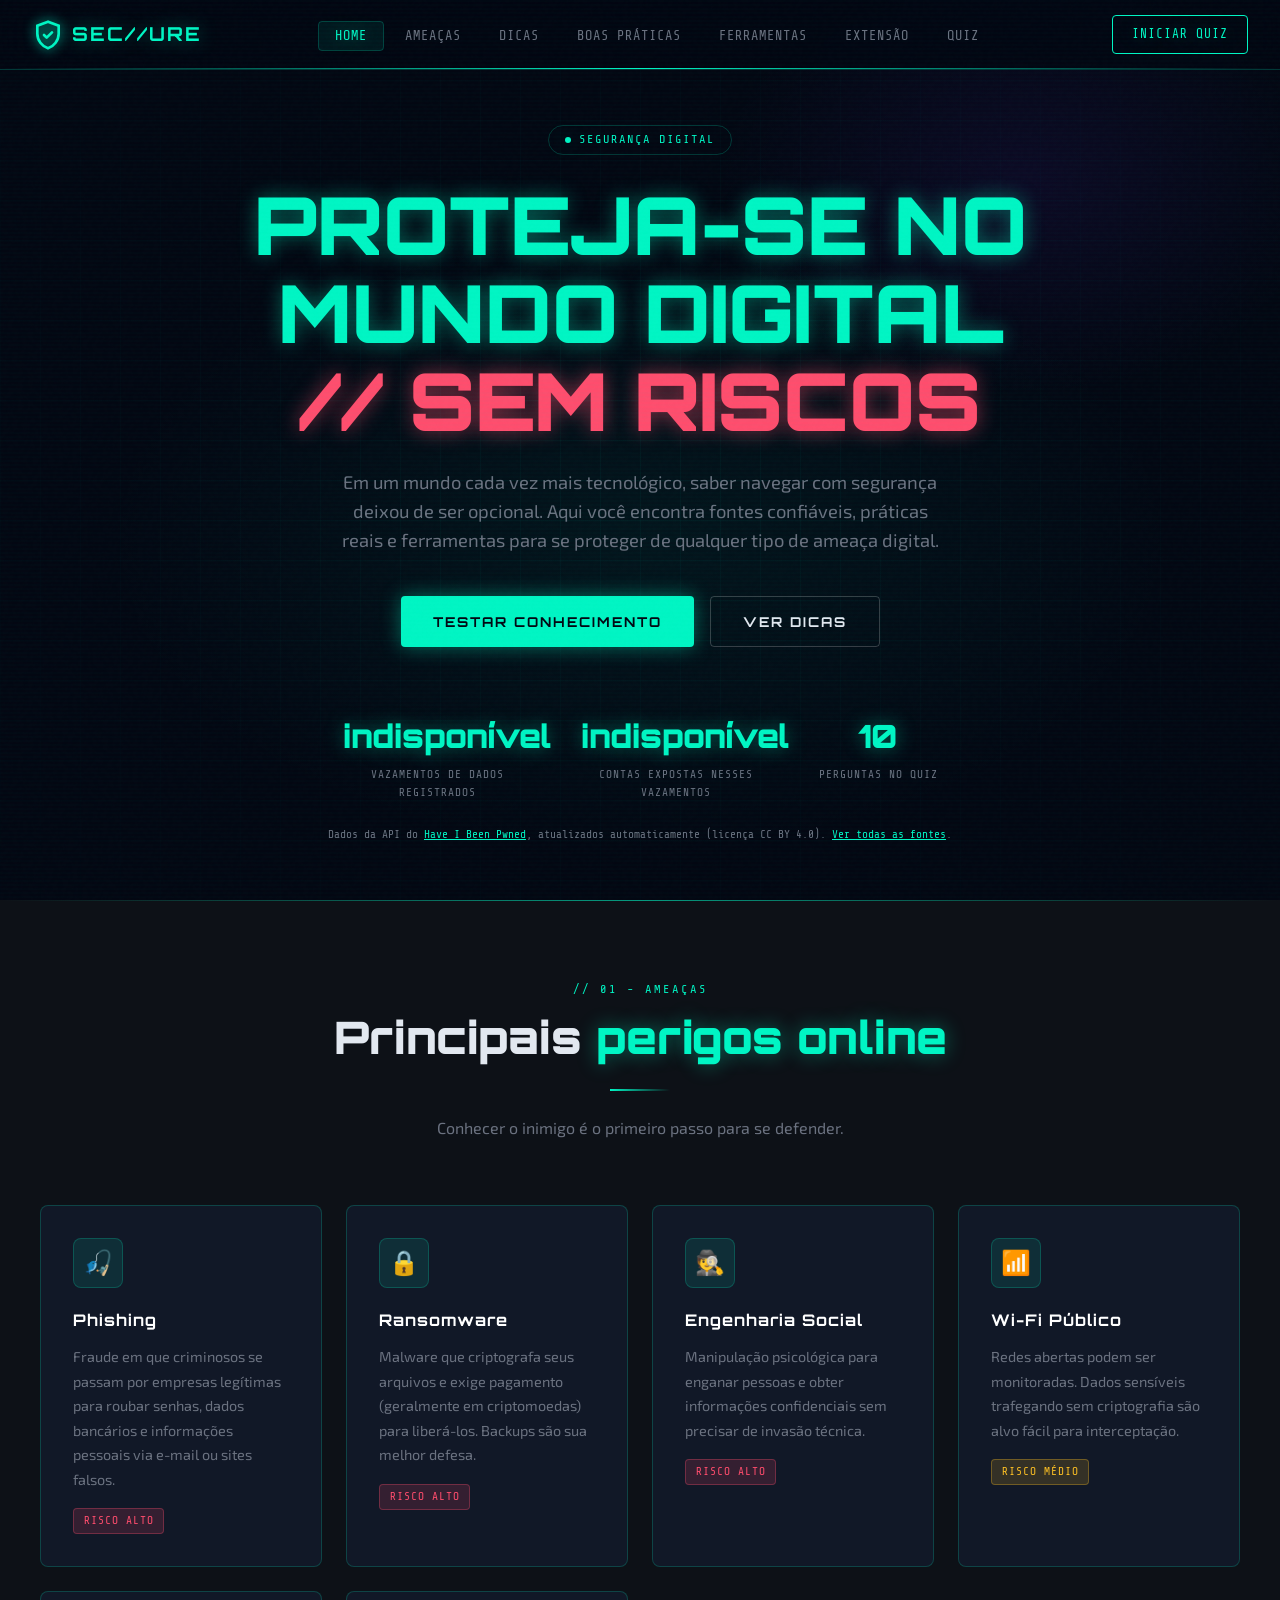
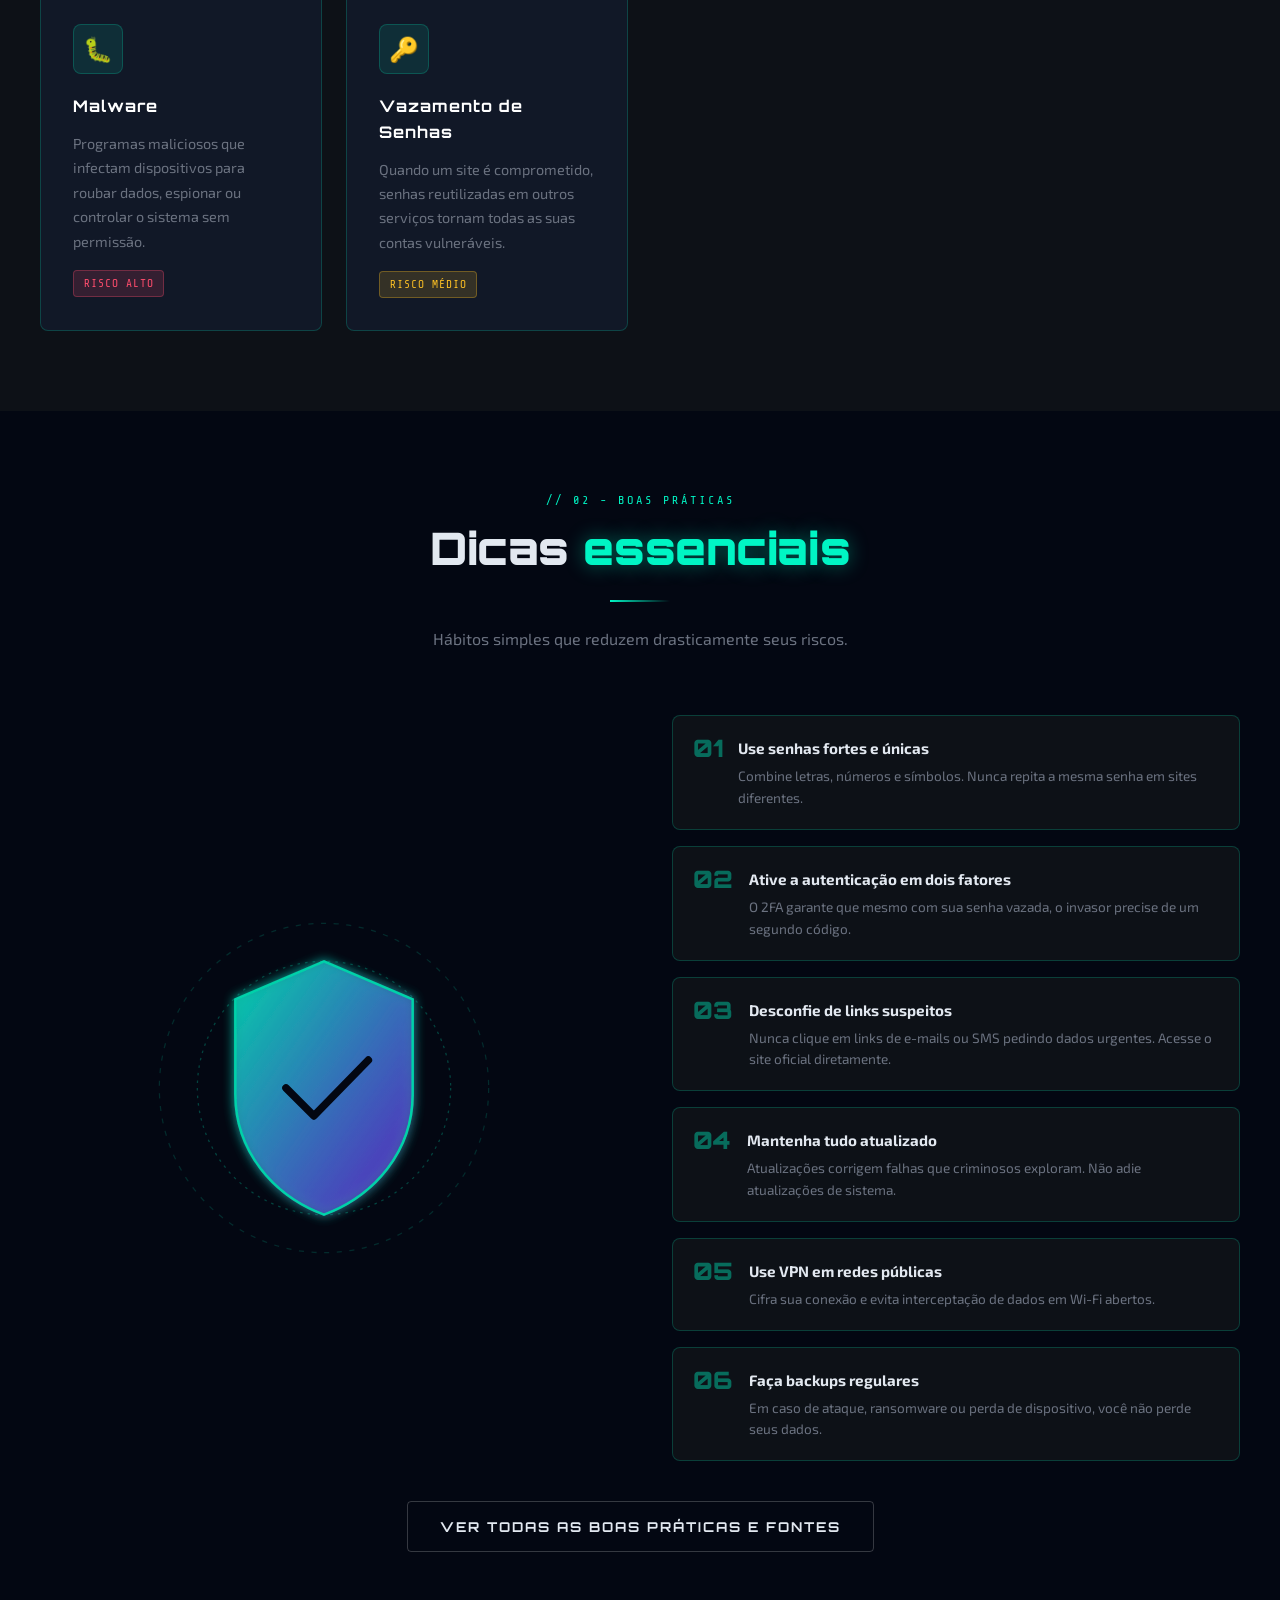
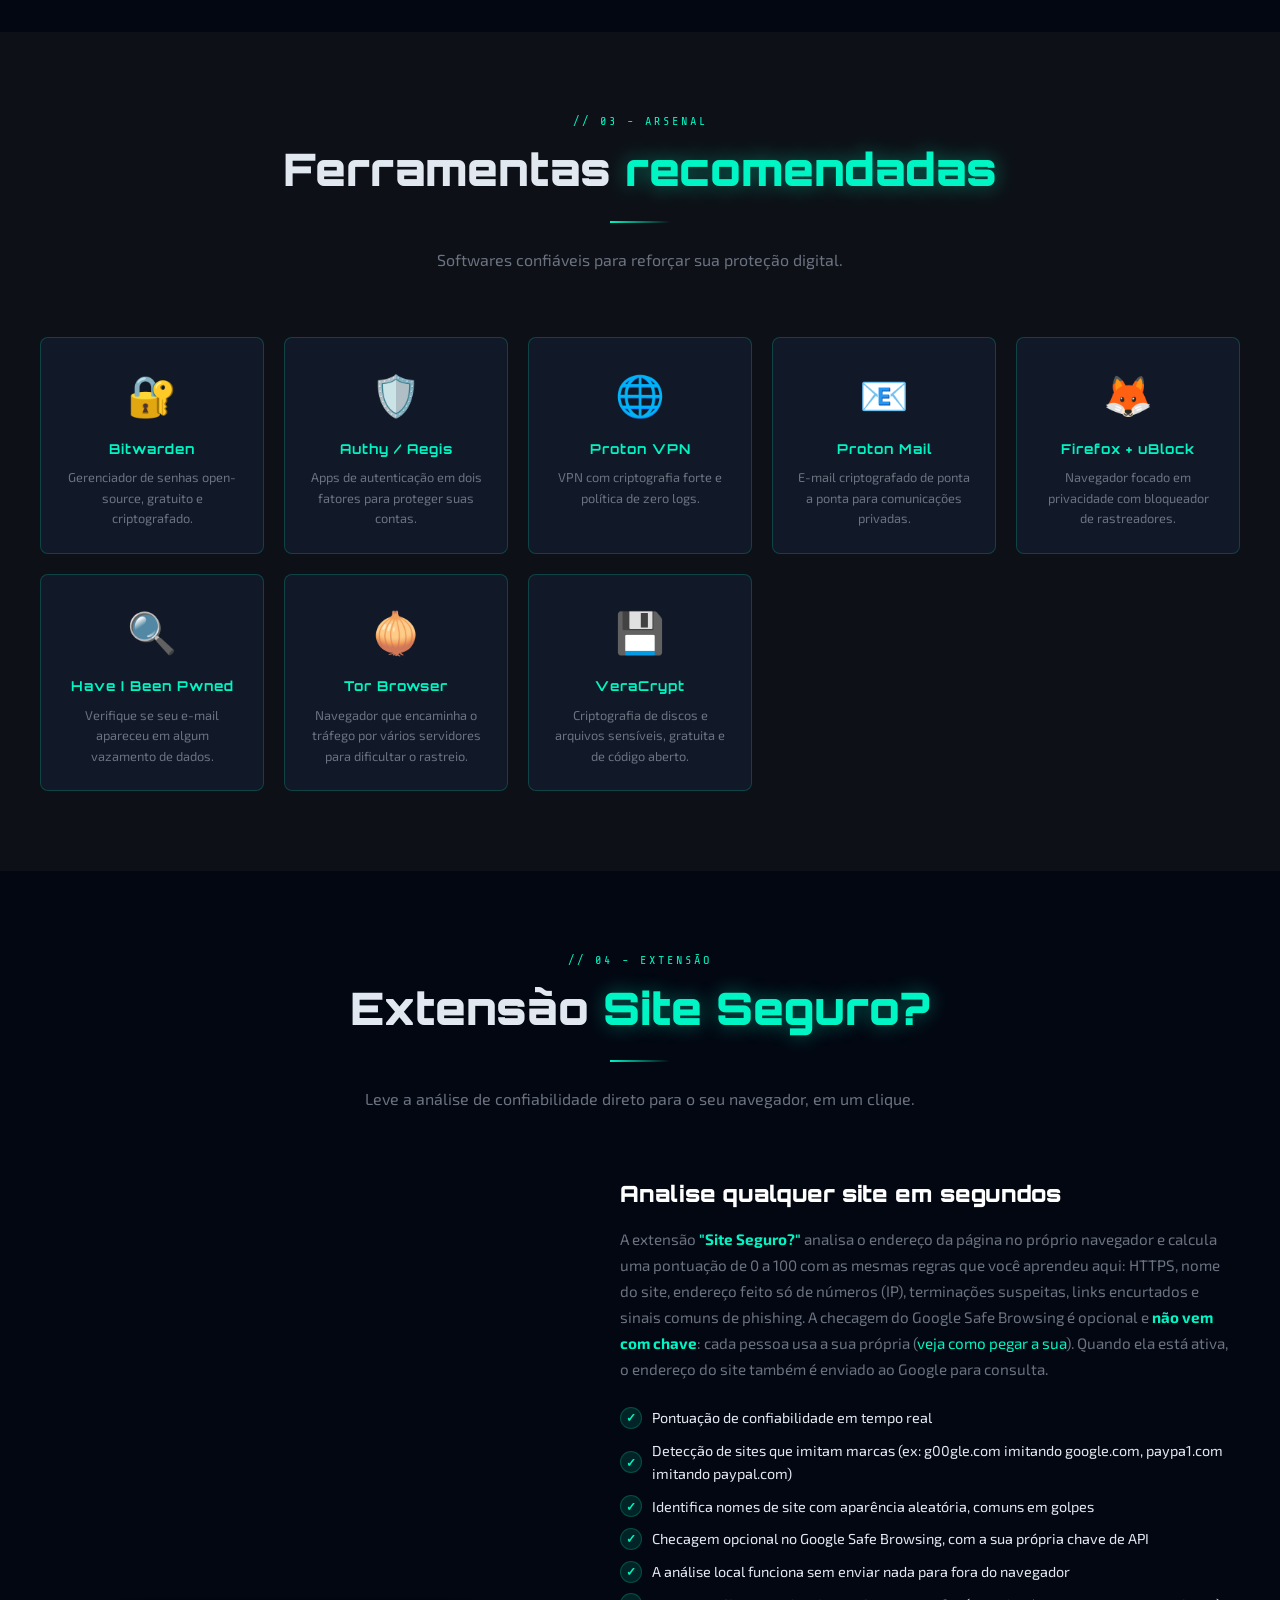
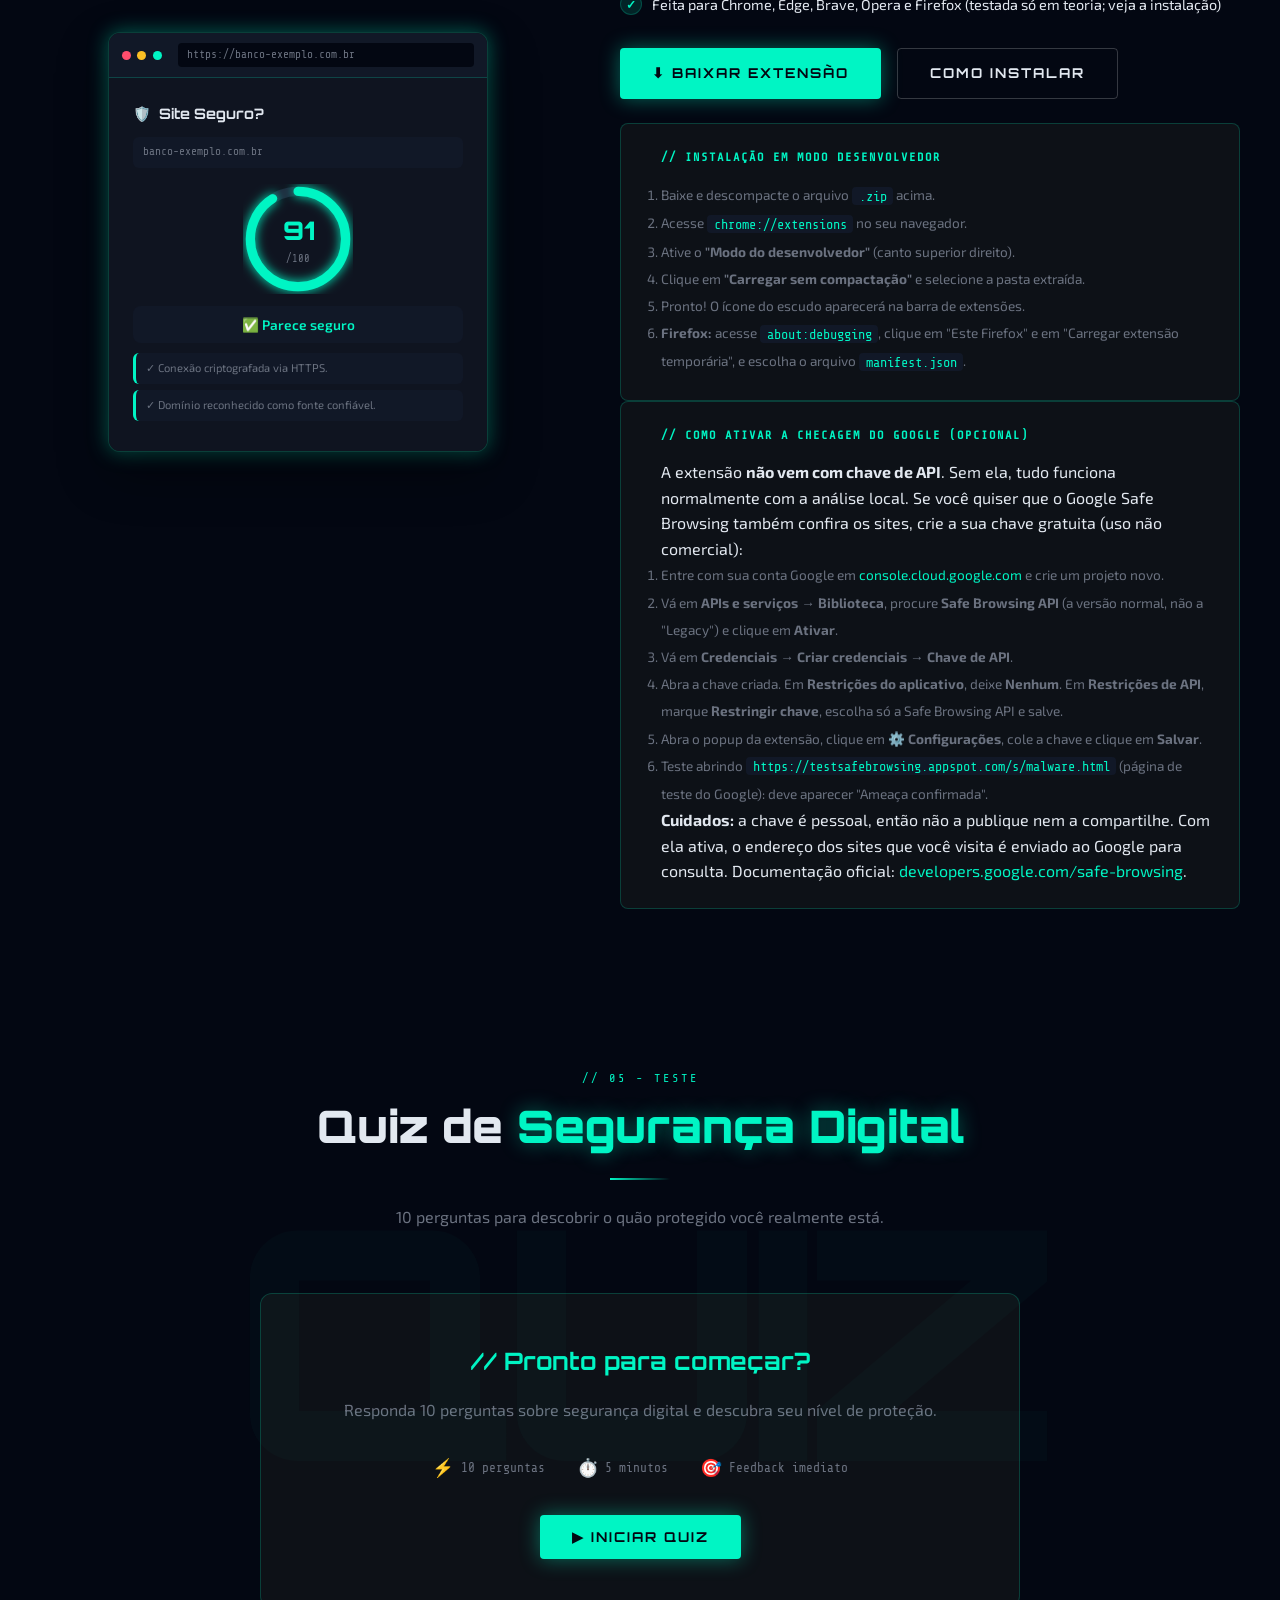
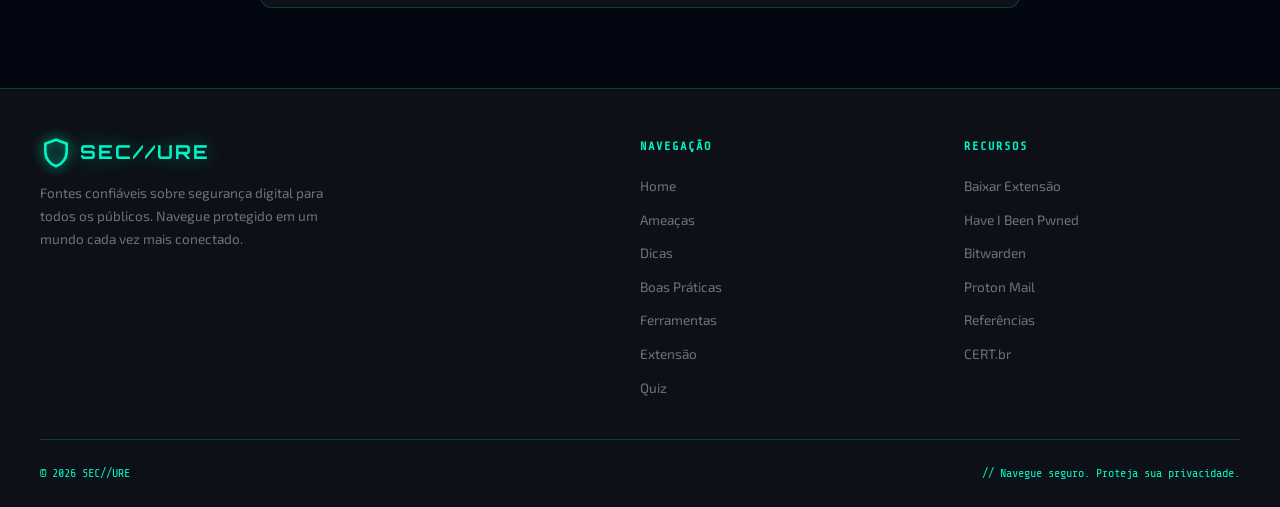
<file: index.html>
<!DOCTYPE html>
<html lang="pt-BR">
<head>
  <meta charset="UTF-8" />
  <meta name="viewport" content="width=device-width, initial-scale=1.0" />
  <meta name="description" content="Segurança Digital - aprenda a navegar com segurança no mundo digital. Dicas, ameaças, ferramentas e quiz interativo." />
  <title>Segurança Digital - Proteja-se no Mundo Digital</title>
  <meta name="theme-color" content="#030712" />
  <link rel="icon" href="./favicon.svg" type="image/svg+xml" />
  <link rel="icon" href="./favicon.ico" sizes="any" />
  <link rel="icon" href="./favicon-32.png" type="image/png" sizes="32x32" />
  <link rel="icon" href="./favicon-16.png" type="image/png" sizes="16x16" />
  <link rel="apple-touch-icon" href="./apple-touch-icon.png" />
  <link rel="preconnect" href="https://fonts.googleapis.com" />
  <link rel="preconnect" href="https://fonts.gstatic.com" crossorigin />
  <link href="https://fonts.googleapis.com/css2?family=Share+Tech+Mono&family=Exo+2:wght@300;400;600;700;900&family=Orbitron:wght@400;700;900&display=swap" rel="stylesheet" />
  <link rel="stylesheet" href="./style.css" />
</head>
<body>

  <!-- Menu do topo -->
  <nav class="navbar">
    <a href="#home" class="nav-logo">
      <svg class="shield-icon" viewBox="0 0 24 24">
        <path d="M12 2 L4 5 V11 C4 16 7.5 20.5 12 22 C16.5 20.5 20 16 20 11 V5 L12 2 Z" />
        <path d="M9 12 L11 14 L15 10" stroke-linecap="round" stroke-linejoin="round" />
      </svg>
      <span>SEC//URE</span>
    </a>
    <ul class="nav-links">
      <li><a href="#home">Home</a></li>
      <li><a href="#ameacas">Ameaças</a></li>
      <li><a href="#dicas">Dicas</a></li>
      <li><a href="boas-praticas.html">Boas Práticas</a></li>
      <li><a href="#ferramentas">Ferramentas</a></li>
      <li><a href="#extensao">Extensão</a></li>
      <li><a href="#quiz">Quiz</a></li>
    </ul>
    <a href="#quiz" class="nav-cta">Iniciar Quiz</a>
    <button class="hamburger" aria-label="Abrir menu" aria-expanded="false">
      <span></span><span></span><span></span>
    </button>
  </nav>

  <!-- Início: título, números atualizados pela API e botões -->

  <section class="hero" id="home">
    <div class="hero-bg"></div>
    <div class="hero-grid"></div>
    <div class="particles"></div>
    <div class="hero-content">
      <span class="hero-badge">SEGURANÇA DIGITAL</span>
      <h1>
        <span class="hero-typewriter">PROTEJA-SE NO MUNDO DIGITAL</span><br />
        <span class="accent-red">// SEM RISCOS</span>
      </h1>
      <p>
        Em um mundo cada vez mais tecnológico, saber navegar com segurança
        deixou de ser opcional. Aqui você encontra fontes confiáveis,
        práticas reais e ferramentas para se proteger de qualquer tipo
        de ameaça digital.
      </p>
      <div class="hero-btns">
        <a href="#quiz" class="btn-primary">Testar Conhecimento</a>
        <a href="#dicas" class="btn-secondary">Ver Dicas</a>
      </div>
      <div class="hero-stats">
        <div class="stat">
          <div class="stat-number" id="stat-vazamentos">...</div>
          <div class="stat-label">Vazamentos de dados registrados</div>
        </div>
        <div class="stat">
          <div class="stat-number" id="stat-contas">...</div>
          <div class="stat-label">Contas expostas nesses vazamentos</div>
        </div>
        <div class="stat">
          <div class="stat-number" id="stat-quiz">0</div>
          <div class="stat-label">Perguntas no quiz</div>
        </div>
      </div>
      <p class="stats-fonte">
        <span id="ultimo-vazamento"></span>
        Dados da API do <a href="https://haveibeenpwned.com" target="_blank" rel="noopener">Have I Been Pwned</a>,
        atualizados automaticamente (licença CC BY 4.0).
        <a href="boas-praticas.html#referencias">Ver todas as fontes</a>.
      </p>
    </div>
  </section>

  <!-- Ameaças: principais golpes e ataques -->

  <section id="ameacas">
    <div class="container">
      <div class="section-header animate-up">
        <span class="section-tag">// 01 - Ameaças</span>
        <h2 class="section-title">Principais <span>perigos online</span></h2>
        <div class="divider"></div>
        <p class="section-subtitle">
          Conhecer o inimigo é o primeiro passo para se defender.
        </p>
      </div>
      <div class="threats-grid">
        <article class="threat-card animate-up">
          <div class="threat-icon">🎣</div>
          <h3>Phishing</h3>
          <p>Fraude em que criminosos se passam por empresas legítimas para roubar senhas, dados bancários e informações pessoais via e-mail ou sites falsos.</p>
          <span class="threat-badge badge-alto">Risco Alto</span>
        </article>
        <article class="threat-card animate-up">
          <div class="threat-icon">🔒</div>
          <h3>Ransomware</h3>
          <p>Malware que criptografa seus arquivos e exige pagamento (geralmente em criptomoedas) para liberá-los. Backups são sua melhor defesa.</p>
          <span class="threat-badge badge-alto">Risco Alto</span>
        </article>
        <article class="threat-card animate-up">
          <div class="threat-icon">🕵️</div>
          <h3>Engenharia Social</h3>
          <p>Manipulação psicológica para enganar pessoas e obter informações confidenciais sem precisar de invasão técnica.</p>
          <span class="threat-badge badge-alto">Risco Alto</span>
        </article>
        <article class="threat-card animate-up">
          <div class="threat-icon">📶</div>
          <h3>Wi-Fi Público</h3>
          <p>Redes abertas podem ser monitoradas. Dados sensíveis trafegando sem criptografia são alvo fácil para interceptação.</p>
          <span class="threat-badge badge-medio">Risco Médio</span>
        </article>
        <article class="threat-card animate-up">
          <div class="threat-icon">🐛</div>
          <h3>Malware</h3>
          <p>Programas maliciosos que infectam dispositivos para roubar dados, espionar ou controlar o sistema sem permissão.</p>
          <span class="threat-badge badge-alto">Risco Alto</span>
        </article>
        <article class="threat-card animate-up">
          <div class="threat-icon">🔑</div>
          <h3>Vazamento de Senhas</h3>
          <p>Quando um site é comprometido, senhas reutilizadas em outros serviços tornam todas as suas contas vulneráveis.</p>
          <span class="threat-badge badge-medio">Risco Médio</span>
        </article>
      </div>
    </div>
  </section>

  <!-- Dicas: hábitos simples de segurança -->

  <section id="dicas">
    <div class="container">
      <div class="section-header animate-up">
        <span class="section-tag">// 02 - Boas práticas</span>
        <h2 class="section-title">Dicas <span>essenciais</span></h2>
        <div class="divider"></div>
        <p class="section-subtitle">
          Hábitos simples que reduzem drasticamente seus riscos.
        </p>
      </div>
      <div class="tips-layout">
        <div class="tips-visual animate-up">
          <svg class="shield-visual" viewBox="0 0 300 300" xmlns="http://www.w3.org/2000/svg">
            <defs>
              <linearGradient id="shieldGrad" x1="0%" y1="0%" x2="100%" y2="100%">
                <stop offset="0%" stop-color="#00f5c4" stop-opacity="0.9"/>
                <stop offset="100%" stop-color="#7b2fff" stop-opacity="0.6"/>
              </linearGradient>
              <filter id="shieldGlow">
                <feGaussianBlur stdDeviation="4" result="b"/>
                <feMerge><feMergeNode in="b"/><feMergeNode in="SourceGraphic"/></feMerge>
              </filter>
            </defs>
            <circle cx="150" cy="150" r="130" fill="none" stroke="#00f5c4" stroke-opacity="0.15" stroke-dasharray="4 6"/>
            <circle cx="150" cy="150" r="100" fill="none" stroke="#00f5c4" stroke-opacity="0.25" stroke-dasharray="2 4"/>
            <path d="M150 50 L80 80 V155 C80 200 110 235 150 250 C190 235 220 200 220 155 V80 L150 50 Z"
                  fill="url(#shieldGrad)" stroke="#00f5c4" stroke-width="2" filter="url(#shieldGlow)" opacity="0.85"/>
            <path d="M120 150 L142 172 L185 128" stroke="#030712" stroke-width="6"
                  stroke-linecap="round" stroke-linejoin="round" fill="none"/>
          </svg>
        </div>
        <div class="tips-list">
          <div class="tip-item animate-up">
            <div class="tip-number">01</div>
            <div class="tip-content">
              <h4>Use senhas fortes e únicas</h4>
              <p>Combine letras, números e símbolos. Nunca repita a mesma senha em sites diferentes.</p>
            </div>
          </div>
          <div class="tip-item animate-up">
            <div class="tip-number">02</div>
            <div class="tip-content">
              <h4>Ative a autenticação em dois fatores</h4>
              <p>O 2FA garante que mesmo com sua senha vazada, o invasor precise de um segundo código.</p>
            </div>
          </div>
          <div class="tip-item animate-up">
            <div class="tip-number">03</div>
            <div class="tip-content">
              <h4>Desconfie de links suspeitos</h4>
              <p>Nunca clique em links de e-mails ou SMS pedindo dados urgentes. Acesse o site oficial diretamente.</p>
            </div>
          </div>
          <div class="tip-item animate-up">
            <div class="tip-number">04</div>
            <div class="tip-content">
              <h4>Mantenha tudo atualizado</h4>
              <p>Atualizações corrigem falhas que criminosos exploram. Não adie atualizações de sistema.</p>
            </div>
          </div>
          <div class="tip-item animate-up">
            <div class="tip-number">05</div>
            <div class="tip-content">
              <h4>Use VPN em redes públicas</h4>
              <p>Cifra sua conexão e evita interceptação de dados em Wi-Fi abertos.</p>
            </div>
          </div>
          <div class="tip-item animate-up">
            <div class="tip-number">06</div>
            <div class="tip-content">
              <h4>Faça backups regulares</h4>
              <p>Em caso de ataque, ransomware ou perda de dispositivo, você não perde seus dados.</p>
            </div>
          </div>
        </div>
      </div>
      <p class="animate-up" style="text-align:center;margin-top:2.5rem;">
        <a href="boas-praticas.html" class="btn-secondary">Ver todas as boas práticas e fontes</a>
      </p>
    </div>
  </section>

  <!-- Ferramentas recomendadas -->

  <section id="ferramentas">
    <div class="container">
      <div class="section-header animate-up">
        <span class="section-tag">// 03 - Arsenal</span>
        <h2 class="section-title">Ferramentas <span>recomendadas</span></h2>
        <div class="divider"></div>
        <p class="section-subtitle">
          Softwares confiáveis para reforçar sua proteção digital.
        </p>
      </div>
      <div class="tools-grid">
        <div class="tool-card animate-up">
          <span class="tool-emoji">🔐</span>
          <h4>Bitwarden</h4>
          <p>Gerenciador de senhas open-source, gratuito e criptografado.</p>
        </div>
        <div class="tool-card animate-up">
          <span class="tool-emoji">🛡️</span>
          <h4>Authy / Aegis</h4>
          <p>Apps de autenticação em dois fatores para proteger suas contas.</p>
        </div>
        <div class="tool-card animate-up">
          <span class="tool-emoji">🌐</span>
          <h4>Proton VPN</h4>
          <p>VPN com criptografia forte e política de zero logs.</p>
        </div>
        <div class="tool-card animate-up">
          <span class="tool-emoji">📧</span>
          <h4>Proton Mail</h4>
          <p>E-mail criptografado de ponta a ponta para comunicações privadas.</p>
        </div>
        <div class="tool-card animate-up">
          <span class="tool-emoji">🦊</span>
          <h4>Firefox + uBlock</h4>
          <p>Navegador focado em privacidade com bloqueador de rastreadores.</p>
        </div>
        <div class="tool-card animate-up">
          <span class="tool-emoji">🔍</span>
          <h4>Have I Been Pwned</h4>
          <p>Verifique se seu e-mail apareceu em algum vazamento de dados.</p>
        </div>
        <div class="tool-card animate-up">
          <span class="tool-emoji">🧅</span>
          <h4>Tor Browser</h4>
          <p>Navegador que encaminha o tráfego por vários servidores para dificultar o rastreio.</p>
        </div>
        <div class="tool-card animate-up">
          <span class="tool-emoji">💾</span>
          <h4>VeraCrypt</h4>
          <p>Criptografia de discos e arquivos sensíveis, gratuita e de código aberto.</p>
        </div>
      </div>
    </div>
  </section>

  <!-- Extensão Site Seguro: download, instalação e como usar a chave de API -->

  <section id="extensao">
    <div class="container">
      <div class="section-header animate-up">
        <span class="section-tag">// 04 - Extensão</span>
        <h2 class="section-title">Extensão <span>Site Seguro?</span></h2>
        <div class="divider"></div>
        <p class="section-subtitle">
          Leve a análise de confiabilidade direto para o seu navegador, em um clique.
        </p>
      </div>

      <div class="extension-layout">
        <div class="extension-mockup animate-up">
          <div class="browser-mockup">
            <div class="browser-mockup-bar">
              <span class="mockup-dot dot-red"></span>
              <span class="mockup-dot dot-yellow"></span>
              <span class="mockup-dot dot-green"></span>
              <span class="browser-mockup-url">https://banco-exemplo.com.br</span>
            </div>
            <div class="popup-preview">
              <div class="popup-preview-header">
                <span class="logo">🛡️</span>
                <span>Site Seguro?</span>
              </div>
              <div class="popup-preview-url">banco-exemplo.com.br</div>
              <div class="popup-preview-ring">
                <svg viewBox="0 0 120 120">
                  <circle cx="60" cy="60" r="52" class="ring-bg-preview" />
                  <circle cx="60" cy="60" r="52" class="ring-fill-preview" />
                </svg>
                <div class="popup-preview-score">
                  <span>91</span>
                  <small>/100</small>
                </div>
              </div>
              <div class="popup-preview-badge">✅ Parece seguro</div>
              <div class="popup-preview-detail">✓ Conexão criptografada via HTTPS.</div>
              <div class="popup-preview-detail">✓ Domínio reconhecido como fonte confiável.</div>
            </div>
          </div>
        </div>

        <div class="extension-info">
          <h3>Analise qualquer site em segundos</h3>
          <p class="extension-desc">
            A extensão <strong>"Site Seguro?"</strong> analisa o endereço da página no
            próprio navegador e calcula uma pontuação de 0 a 100 com as mesmas
            regras que você aprendeu aqui: HTTPS, nome do site, endereço feito só
            de números (IP), terminações suspeitas, links encurtados e sinais
            comuns de phishing. A checagem do Google Safe Browsing é opcional e
            <strong>não vem com chave</strong>: cada pessoa usa a sua própria
            (<a href="#chave-api">veja como pegar a sua</a>). Quando ela está ativa, o
            endereço do site também é enviado ao Google para consulta.
          </p>
          <ul class="extension-features">
            <li><span class="feature-check">✓</span> Pontuação de confiabilidade em tempo real</li>
            <li><span class="feature-check">✓</span> Detecção de sites que imitam marcas (ex: g00gle.com imitando google.com, paypa1.com imitando paypal.com)</li>
            <li><span class="feature-check">✓</span> Identifica nomes de site com aparência aleatória, comuns em golpes</li>
            <li><span class="feature-check">✓</span> Checagem opcional no Google Safe Browsing, com a sua própria chave de API</li>
            <li><span class="feature-check">✓</span> A análise local funciona sem enviar nada para fora do navegador</li>
            <li><span class="feature-check">✓</span> Feita para Chrome, Edge, Brave, Opera e Firefox (testada só em teoria; veja a instalação)</li>
          </ul>
          <div class="extension-btns">
            <a href="./site-checker-extension.zip" download class="btn-primary">⬇ Baixar Extensão</a>
            <a href="#extensao-instalar" class="btn-secondary">Como instalar</a>
          </div>

          <div id="extensao-instalar" class="install-steps">
            <h4>// Instalação em modo desenvolvedor</h4>
            <ol>
              <li>Baixe e descompacte o arquivo <code>.zip</code> acima.</li>
              <li>Acesse <code>chrome://extensions</code> no seu navegador.</li>
              <li>Ative o <strong>"Modo do desenvolvedor"</strong> (canto superior direito).</li>
              <li>Clique em <strong>"Carregar sem compactação"</strong> e selecione a pasta extraída.</li>
              <li>Pronto! O ícone do escudo aparecerá na barra de extensões.</li>
              <li><strong>Firefox:</strong> acesse <code>about:debugging</code>, clique em "Este Firefox" e em "Carregar extensão temporária", e escolha o arquivo <code>manifest.json</code>.</li>
            </ol>
          </div>

          <div id="chave-api" class="install-steps">
            <h4>// Como ativar a checagem do Google (opcional)</h4>
            <p>
              A extensão <strong>não vem com chave de API</strong>. Sem ela, tudo funciona
              normalmente com a análise local. Se você quiser que o Google Safe Browsing também
              confira os sites, crie a sua chave gratuita (uso não comercial):
            </p>
            <ol>
              <li>Entre com sua conta Google em <a href="https://console.cloud.google.com" target="_blank" rel="noopener">console.cloud.google.com</a> e crie um projeto novo.</li>
              <li>Vá em <strong>APIs e serviços → Biblioteca</strong>, procure <strong>Safe Browsing API</strong> (a versão normal, não a "Legacy") e clique em <strong>Ativar</strong>.</li>
              <li>Vá em <strong>Credenciais → Criar credenciais → Chave de API</strong>.</li>
              <li>Abra a chave criada. Em <strong>Restrições do aplicativo</strong>, deixe <strong>Nenhum</strong>. Em <strong>Restrições de API</strong>, marque <strong>Restringir chave</strong>, escolha só a Safe Browsing API e salve.</li>
              <li>Abra o popup da extensão, clique em <strong>⚙️ Configurações</strong>, cole a chave e clique em <strong>Salvar</strong>.</li>
              <li>Teste abrindo <code>https://testsafebrowsing.appspot.com/s/malware.html</code> (página de teste do Google): deve aparecer "Ameaça confirmada".</li>
            </ol>
            <p>
              <strong>Cuidados:</strong> a chave é pessoal, então não a publique nem a compartilhe.
              Com ela ativa, o endereço dos sites que você visita é enviado ao Google para consulta.
              Documentação oficial: <a href="https://developers.google.com/safe-browsing/" target="_blank" rel="noopener">developers.google.com/safe-browsing</a>.
            </p>
          </div>

        </div>
      </div>
    </div>
  </section>

  <!-- Quiz de segurança (a lógica está no main.js) -->

  <section id="quiz">
    <div class="container">
      <div class="section-header animate-up">
        <span class="section-tag">// 05 - Teste</span>
        <h2 class="section-title">Quiz de <span>Segurança Digital</span></h2>
        <div class="divider"></div>
        <p class="section-subtitle">
          10 perguntas para descobrir o quão protegido você realmente está.
        </p>
      </div>
      <div class="quiz-wrapper">

        <div class="quiz-intro">
          <h3>// Pronto para começar?</h3>
          <p>Responda 10 perguntas sobre segurança digital e descubra seu nível de proteção.</p>
          <div class="quiz-meta">
            <div class="quiz-meta-item"><span>⚡</span><span id="quiz-meta-perguntas">10 perguntas</span></div>
            <div class="quiz-meta-item"><span>⏱️</span><span>5 minutos</span></div>
            <div class="quiz-meta-item"><span>🎯</span><span>Feedback imediato</span></div>
          </div>
          <button id="quiz-start-btn" class="btn-primary">▶ Iniciar Quiz</button>
        </div>

        <div class="quiz-active">
          <div class="quiz-progress-bar-wrap">
            <div class="quiz-progress-bar"></div>
          </div>
          <div class="quiz-counter">Pergunta <span>1</span> de <span>10</span></div>
          <div class="quiz-question-block">
            <h3 class="quiz-question-text">Carregando pergunta...</h3>
            <div class="quiz-options"></div>
            <div class="quiz-feedback"></div>
          </div>
          <div class="quiz-nav">
            <button id="quiz-next-btn" class="btn-primary" style="display:none;">
              Próxima
            </button>
          </div>
        </div>

        <div class="quiz-result">
          <div class="result-card">
            <div class="result-score-ring">
              <svg width="140" height="140" viewBox="0 0 120 120">
                <circle class="ring-bg" cx="60" cy="60" r="54"></circle>
                <circle class="ring-fill" cx="60" cy="60" r="54"></circle>
              </svg>
              <div class="result-score-text">
                <span class="result-score-pct">0%</span>
                <span class="result-score-label">Acertos</span>
              </div>
            </div>
            <h3 class="result-title">Calculando...</h3>
            <p class="result-msg"></p>
            <div class="result-breakdown">
              <div class="breakdown-item">
                <div class="breakdown-num num-correct">0</div>
                <div class="breakdown-lbl">Corretas</div>
              </div>
              <div class="breakdown-item">
                <div class="breakdown-num num-wrong">0</div>
                <div class="breakdown-lbl">Erradas</div>
              </div>
              <div class="breakdown-item">
                <div class="breakdown-num num-total">0</div>
                <div class="breakdown-lbl">Total</div>
              </div>
            </div>
            <button id="quiz-restart-btn" class="btn-primary">↻ Refazer Quiz</button>
          </div>
        </div>
      </div>
    </div>
  </section>

  <!-- Rodapé -->
  <footer>
    <div class="footer-grid">
      <div class="footer-brand">
        <div class="nav-logo">
          <svg class="shield-icon" viewBox="0 0 24 24">
            <path d="M12 2 L4 5 V11 C4 16 7.5 20.5 12 22 C16.5 20.5 20 16 20 11 V5 L12 2 Z" />
          </svg>
          <span>SEC//URE</span>
        </div>
        <p>Fontes confiáveis sobre segurança digital para todos os públicos. Navegue protegido em um mundo cada vez mais conectado.</p>
      </div>
      <div class="footer-col">
        <h5>Navegação</h5>
        <ul>
          <li><a href="#home">Home</a></li>
          <li><a href="#ameacas">Ameaças</a></li>
          <li><a href="#dicas">Dicas</a></li>
          <li><a href="boas-praticas.html">Boas Práticas</a></li>
          <li><a href="#ferramentas">Ferramentas</a></li>
          <li><a href="#extensao">Extensão</a></li>
          <li><a href="#quiz">Quiz</a></li>
        </ul>
      </div>
      <div class="footer-col">
        <h5>Recursos</h5>
        <ul>
          <li><a href="./site-checker-extension.zip" download>Baixar Extensão</a></li>
          <li><a href="https://haveibeenpwned.com" target="_blank" rel="noopener">Have I Been Pwned</a></li>
          <li><a href="https://bitwarden.com" target="_blank" rel="noopener">Bitwarden</a></li>
          <li><a href="https://proton.me/mail" target="_blank" rel="noopener">Proton Mail</a></li>
          <li><a href="boas-praticas.html#referencias">Referências</a></li>
          <li><a href="https://www.cert.br" target="_blank" rel="noopener">CERT.br</a></li>
        </ul>
      </div>
    </div>
    <div class="footer-bottom">
      <span>© 2026 SEC//URE</span>
      <span>// Navegue seguro. Proteja sua privacidade.</span>
    </div>
  </footer>
  <script src="./main.js"></script>
</body>
</html>
</file>
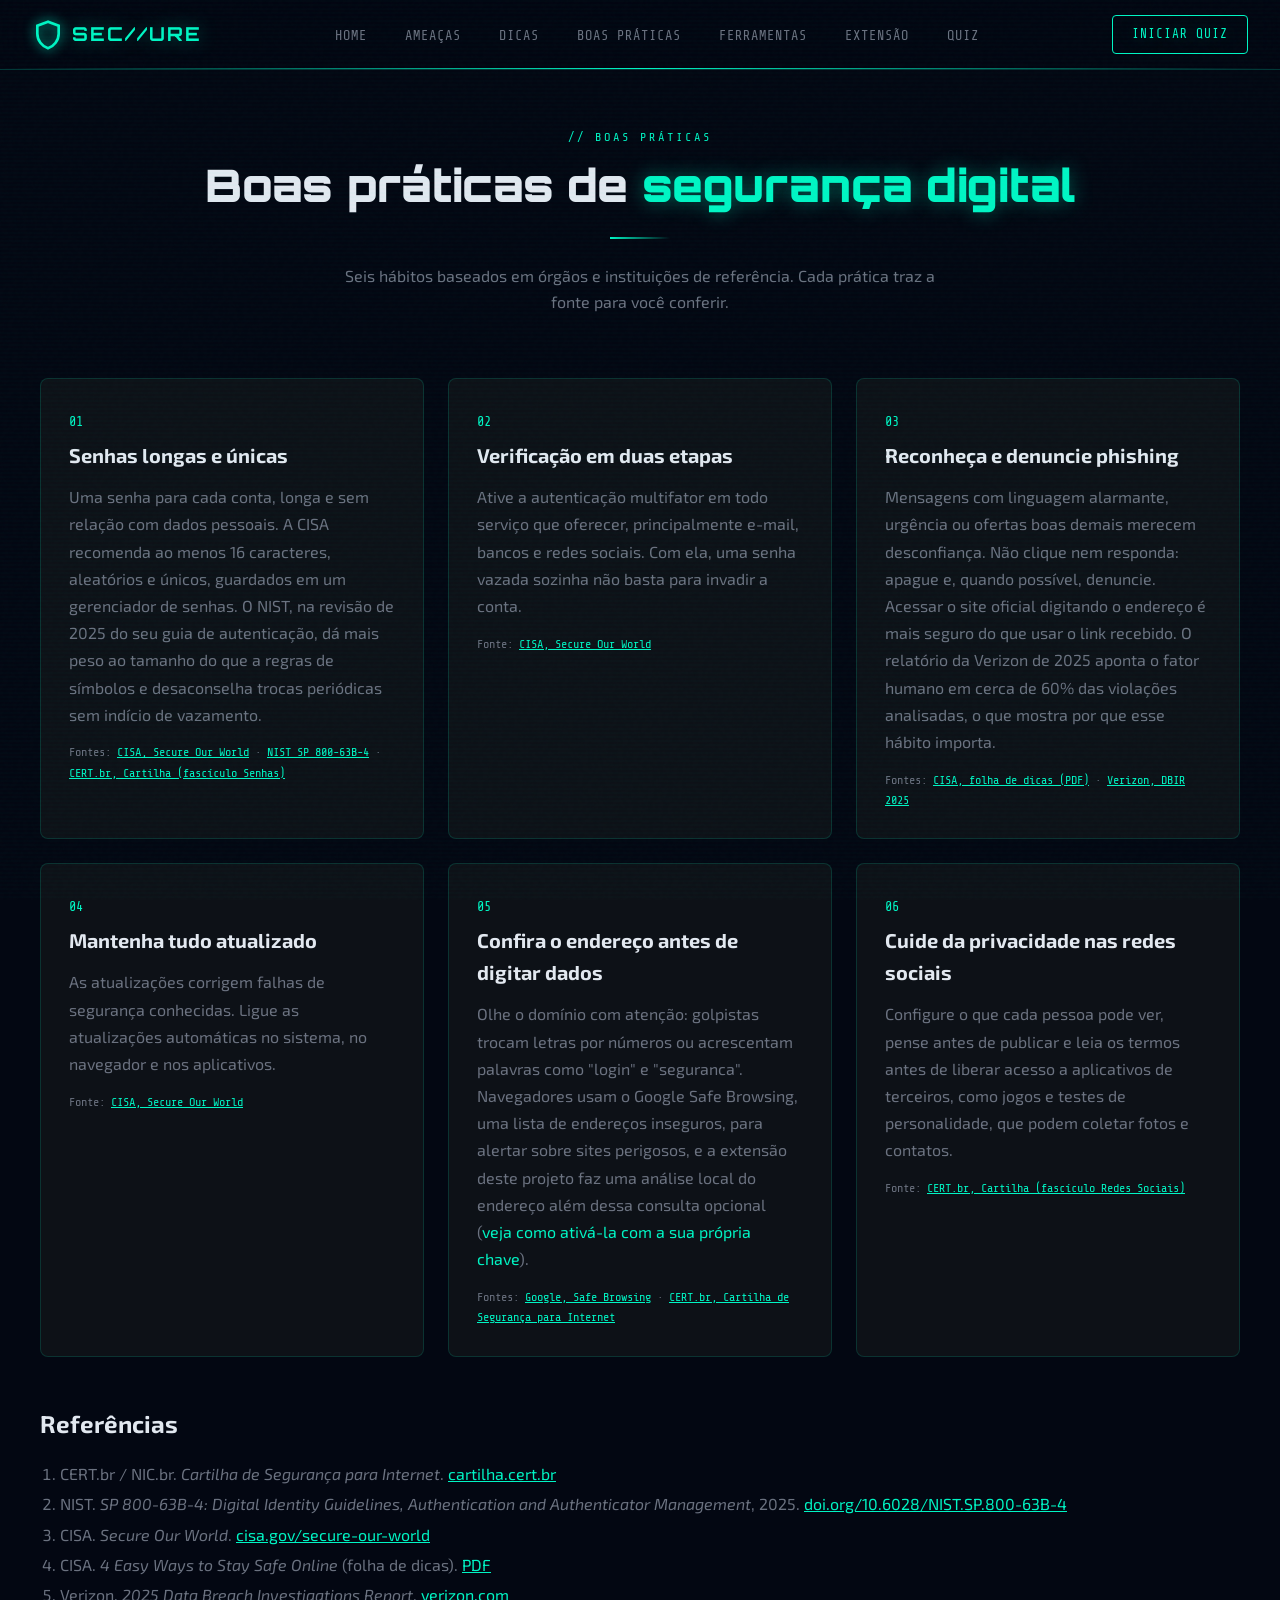
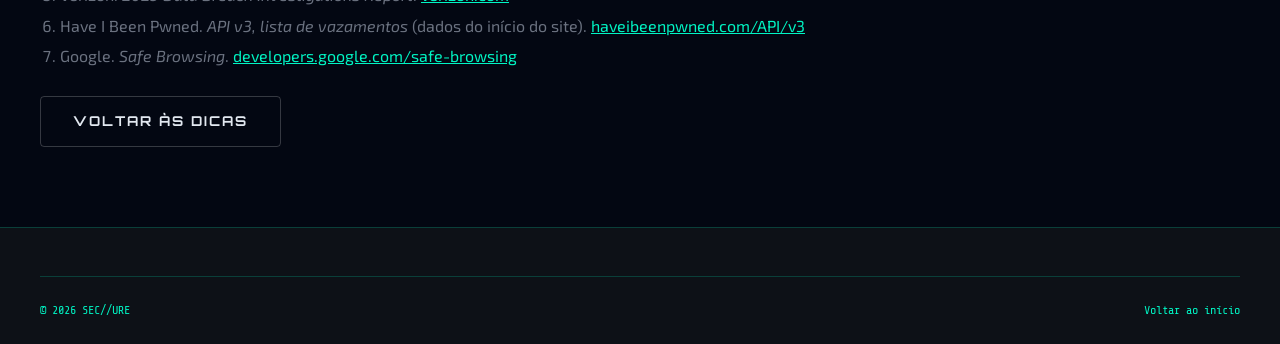
<file: boas-praticas.html>
<!DOCTYPE html>
<html lang="pt-BR">
<head>
  <meta charset="UTF-8" />
  <meta name="viewport" content="width=device-width, initial-scale=1.0" />
  <title>Boas Práticas de Segurança Digital | SEC//URE</title>
  <meta name="description" content="Boas práticas de segurança digital com referências do CERT.br, NIST, CISA e Verizon." />
  <meta name="theme-color" content="#030712" />
  <link rel="icon" href="./favicon.svg" type="image/svg+xml" />
  <link rel="icon" href="./favicon.ico" sizes="any" />
  <link rel="icon" href="./favicon-32.png" type="image/png" sizes="32x32" />
  <link rel="apple-touch-icon" href="./apple-touch-icon.png" />
  <link rel="preconnect" href="https://fonts.googleapis.com" />
  <link rel="preconnect" href="https://fonts.gstatic.com" crossorigin />
  <link href="https://fonts.googleapis.com/css2?family=Share+Tech+Mono&family=Exo+2:wght@300;400;600;700;900&family=Orbitron:wght@400;700;900&display=swap" rel="stylesheet" />
  <link rel="stylesheet" href="./style.css" />
</head>
<body>
  <nav class="navbar">
    <a href="index.html#home" class="nav-logo">
      <svg class="shield-icon" viewBox="0 0 24 24"><path d="M12 2 L4 5 V11 C4 16 7.5 20.5 12 22 C16.5 20.5 20 16 20 11 V5 L12 2 Z" /></svg>
      <span>SEC//URE</span>
    </a>
    <ul class="nav-links">
      <li><a href="index.html#home">Home</a></li>
      <li><a href="index.html#ameacas">Ameaças</a></li>
      <li><a href="index.html#dicas">Dicas</a></li>
      <li><a href="boas-praticas.html" class="active">Boas Práticas</a></li>
      <li><a href="index.html#ferramentas">Ferramentas</a></li>
      <li><a href="index.html#extensao">Extensão</a></li>
      <li><a href="index.html#quiz">Quiz</a></li>
    </ul>
    <a href="index.html#quiz" class="nav-cta">Iniciar Quiz</a>
    <button class="hamburger" aria-label="Abrir menu" aria-expanded="false"><span></span><span></span><span></span></button>
  </nav>

  <main>
    <section class="pagina-topo">
      <div class="container">
        <div class="section-header animate-up">
          <span class="section-tag">// Boas práticas</span>
          <h1 class="section-title">Boas práticas de <span>segurança digital</span></h1>
          <div class="divider"></div>
          <p class="section-subtitle">Seis hábitos baseados em órgãos e instituições de referência. Cada prática traz a fonte para você conferir.</p>
        </div>

        <div class="praticas">
          <article class="pratica animate-up" id="senhas">
            <span class="pratica-num">01</span>
            <h2>Senhas longas e únicas</h2>
            <p>Uma senha para cada conta, longa e sem relação com dados pessoais. A CISA recomenda ao menos 16 caracteres, aleatórios e únicos, guardados em um gerenciador de senhas. O NIST, na revisão de 2025 do seu guia de autenticação, dá mais peso ao tamanho do que a regras de símbolos e desaconselha trocas periódicas sem indício de vazamento.</p>
            <p class="fonte">Fontes: <a href="https://www.cisa.gov/secure-our-world" target="_blank" rel="noopener">CISA, Secure Our World</a> · <a href="https://csrc.nist.gov/pubs/sp/800/63/b/4/final" target="_blank" rel="noopener">NIST SP 800-63B-4</a> · <a href="https://cartilha.cert.br/" target="_blank" rel="noopener">CERT.br, Cartilha (fascículo Senhas)</a></p>
          </article>

          <article class="pratica animate-up" id="autenticacao">
            <span class="pratica-num">02</span>
            <h2>Verificação em duas etapas</h2>
            <p>Ative a autenticação multifator em todo serviço que oferecer, principalmente e-mail, bancos e redes sociais. Com ela, uma senha vazada sozinha não basta para invadir a conta.</p>
            <p class="fonte">Fonte: <a href="https://www.cisa.gov/secure-our-world" target="_blank" rel="noopener">CISA, Secure Our World</a></p>
          </article>

          <article class="pratica animate-up" id="phishing">
            <span class="pratica-num">03</span>
            <h2>Reconheça e denuncie phishing</h2>
            <p>Mensagens com linguagem alarmante, urgência ou ofertas boas demais merecem desconfiança. Não clique nem responda: apague e, quando possível, denuncie. Acessar o site oficial digitando o endereço é mais seguro do que usar o link recebido. O relatório da Verizon de 2025 aponta o fator humano em cerca de 60% das violações analisadas, o que mostra por que esse hábito importa.</p>
            <p class="fonte">Fontes: <a href="https://www.cisa.gov/sites/default/files/2024-09/Secure-Our-World-4-Easy-Ways-Stay-Safe-Online-Tip-Sheet.pdf" target="_blank" rel="noopener">CISA, folha de dicas (PDF)</a> · <a href="https://www.verizon.com/business/pt-br/resources/reports/dbir/" target="_blank" rel="noopener">Verizon, DBIR 2025</a></p>
          </article>

          <article class="pratica animate-up" id="atualizacoes">
            <span class="pratica-num">04</span>
            <h2>Mantenha tudo atualizado</h2>
            <p>As atualizações corrigem falhas de segurança conhecidas. Ligue as atualizações automáticas no sistema, no navegador e nos aplicativos.</p>
            <p class="fonte">Fonte: <a href="https://www.cisa.gov/secure-our-world" target="_blank" rel="noopener">CISA, Secure Our World</a></p>
          </article>

          <article class="pratica animate-up" id="navegacao">
            <span class="pratica-num">05</span>
            <h2>Confira o endereço antes de digitar dados</h2>
            <p>Olhe o domínio com atenção: golpistas trocam letras por números ou acrescentam palavras como "login" e "seguranca". Navegadores usam o Google Safe Browsing, uma lista de endereços inseguros, para alertar sobre sites perigosos, e a extensão deste projeto faz uma análise local do endereço além dessa consulta opcional (<a href="index.html#chave-api">veja como ativá-la com a sua própria chave</a>).</p>
            <p class="fonte">Fontes: <a href="https://developers.google.com/safe-browsing/" target="_blank" rel="noopener">Google, Safe Browsing</a> · <a href="https://cartilha.cert.br/" target="_blank" rel="noopener">CERT.br, Cartilha de Segurança para Internet</a></p>
          </article>

          <article class="pratica animate-up" id="redes-sociais">
            <span class="pratica-num">06</span>
            <h2>Cuide da privacidade nas redes sociais</h2>
            <p>Configure o que cada pessoa pode ver, pense antes de publicar e leia os termos antes de liberar acesso a aplicativos de terceiros, como jogos e testes de personalidade, que podem coletar fotos e contatos.</p>
            <p class="fonte">Fonte: <a href="https://cartilha.cert.br/" target="_blank" rel="noopener">CERT.br, Cartilha (fascículo Redes Sociais)</a></p>
          </article>
        </div>

        <div class="refs animate-up" id="referencias">
          <h2>Referências</h2>
          <ol>
            <li>CERT.br / NIC.br. <em>Cartilha de Segurança para Internet</em>. <a href="https://cartilha.cert.br/" target="_blank" rel="noopener">cartilha.cert.br</a></li>
            <li>NIST. <em>SP 800-63B-4: Digital Identity Guidelines, Authentication and Authenticator Management</em>, 2025. <a href="https://doi.org/10.6028/NIST.SP.800-63B-4" target="_blank" rel="noopener">doi.org/10.6028/NIST.SP.800-63B-4</a></li>
            <li>CISA. <em>Secure Our World</em>. <a href="https://www.cisa.gov/secure-our-world" target="_blank" rel="noopener">cisa.gov/secure-our-world</a></li>
            <li>CISA. <em>4 Easy Ways to Stay Safe Online</em> (folha de dicas). <a href="https://www.cisa.gov/sites/default/files/2024-09/Secure-Our-World-4-Easy-Ways-Stay-Safe-Online-Tip-Sheet.pdf" target="_blank" rel="noopener">PDF</a></li>
            <li>Verizon. <em>2025 Data Breach Investigations Report</em>. <a href="https://www.verizon.com/business/pt-br/resources/reports/dbir/" target="_blank" rel="noopener">verizon.com</a></li>
            <li>Have I Been Pwned. <em>API v3, lista de vazamentos</em> (dados do início do site). <a href="https://haveibeenpwned.com/API/v3" target="_blank" rel="noopener">haveibeenpwned.com/API/v3</a></li>
            <li>Google. <em>Safe Browsing</em>. <a href="https://developers.google.com/safe-browsing/" target="_blank" rel="noopener">developers.google.com/safe-browsing</a></li>
          </ol>
          <p><a href="index.html#dicas" class="btn-secondary">Voltar às dicas</a></p>
        </div>
      </div>
    </section>
  </main>

  <footer>
    <div class="footer-bottom">
      <span>© 2026 SEC//URE</span>
      <a href="index.html#home">Voltar ao início</a>
    </div>
  </footer>
  <script src="./main.js"></script>
</body>
</html>
</file>
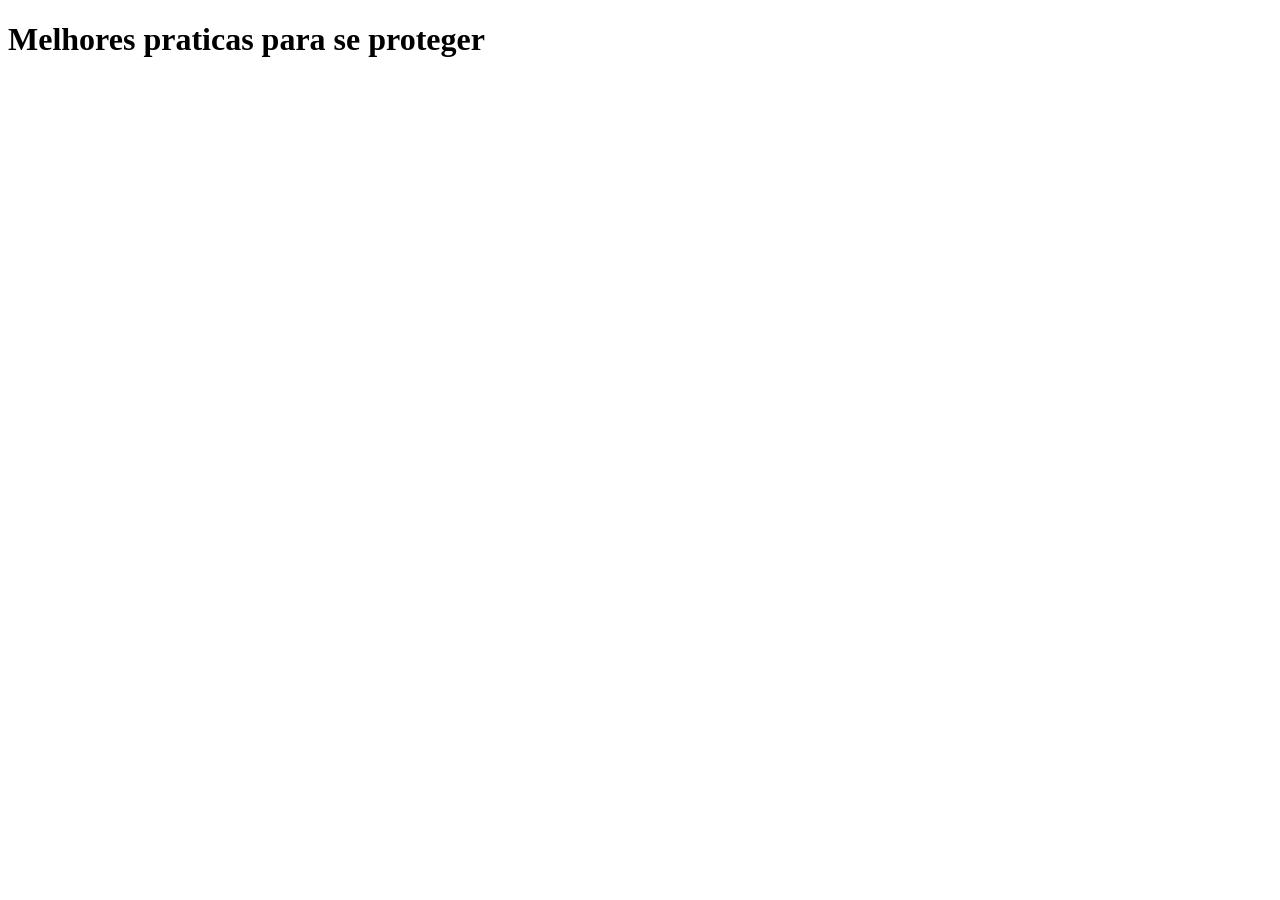
<file: MelPraticas.html>
<!DOCTYPE html>
<html lang="pt">
<head>
    <meta charset="UTF-8">
    <meta name="viewport" content="width=device-width, initial-scale=1.0">
    <title>Melhores Praticas</title>
</head>
<body>
    <div>
        <h1>Melhores praticas para se proteger </h1>
    </div>

    <div ></div>

    
</body>
</html>
</file>
<file: style.css>
/* variáveis */
:root {
  --primary: #00f5c4;
  --primary-dim: #00c49a;
  --secondary: #ff4d6d;
  --accent: #7b2fff;
  --bg-deep: #030712;
  --bg-card: #0d1117;
  --bg-panel: #111827;
  --border: rgba(0, 245, 196, 0.2);
  --border-bright: rgba(0, 245, 196, 0.6);
  --text: #e2e8f0;
  --text-muted: #6b7280;
  --text-code: #00f5c4;
  --glow: 0 0 20px rgba(0, 245, 196, 0.4);
  --glow-strong: 0 0 40px rgba(0, 245, 196, 0.6);
  --glow-red: 0 0 20px rgba(255, 77, 109, 0.5);
  --font-display: 'Orbitron', monospace;
  --font-ui: 'Exo 2', sans-serif;
  --font-mono: 'Share Tech Mono', monospace;
}

*, *::before, *::after { box-sizing: border-box; margin: 0; padding: 0; }

html { scroll-behavior: smooth; font-size: 16px; }

body {
  font-family: var(--font-ui);
  background-color: var(--bg-deep);
  color: var(--text);
  line-height: 1.6;
  overflow-x: hidden;
  cursor: default;
}

/* efeito de scanline por cima da página */
body::before {
  content: '';
  position: fixed;
  inset: 0;
  background: repeating-linear-gradient(
    0deg,
    transparent,
    transparent 2px,
    rgba(0, 245, 196, 0.015) 2px,
    rgba(0, 245, 196, 0.015) 4px
  );
  pointer-events: none;
  z-index: 9999;
}

body::after {
  content: '';
  position: fixed;
  inset: 0;
  background-image: url("data:image/svg+xml,%3Csvg viewBox='0 0 200 200' xmlns='http://www.w3.org/2000/svg'%3E%3Cfilter id='n'%3E%3CfeTurbulence type='fractalNoise' baseFrequency='0.9' numOctaves='4' stitchTiles='stitch'/%3E%3C/filter%3E%3Crect width='100%25' height='100%25' filter='url(%23n)' opacity='0.03'/%3E%3C/svg%3E");
  pointer-events: none;
  z-index: 9998;
  opacity: 0.4;
}

a { color: var(--primary); text-decoration: none; transition: color 0.2s; }
a:hover { color: #fff; }

/* navbar */
.navbar {
  position: fixed;
  top: 0;
  left: 0;
  right: 0;
  z-index: 1000;
  display: flex;
  align-items: center;
  justify-content: space-between;
  padding: 0 2rem;
  height: 70px;
  background: rgba(3, 7, 18, 0.85);
  backdrop-filter: blur(12px);
  border-bottom: 1px solid var(--border);
}

.navbar::after {
  content: '';
  position: absolute;
  bottom: 0;
  left: 0;
  width: 100%;
  height: 1px;
  background: linear-gradient(90deg, transparent, var(--primary), transparent);
  animation: scanBar 4s linear infinite;
}

@keyframes scanBar {
  0% { transform: scaleX(0); transform-origin: left; }
  50% { transform: scaleX(1); transform-origin: left; }
  50.01% { transform: scaleX(1); transform-origin: right; }
  100% { transform: scaleX(0); transform-origin: right; }
}

.nav-logo {
  font-family: var(--font-display);
  font-size: 1.2rem;
  font-weight: 700;
  color: var(--primary);
  text-shadow: var(--glow);
  letter-spacing: 2px;
  display: flex;
  align-items: center;
  gap: 0.5rem;
}

.nav-logo .shield-icon {
  width: 32px;
  height: 32px;
  fill: none;
  stroke: var(--primary);
  stroke-width: 2;
  filter: drop-shadow(0 0 6px var(--primary));
}

.nav-links {
  display: flex;
  list-style: none;
  gap: 0.25rem;
}

.nav-links a {
  font-family: var(--font-mono);
  font-size: 0.85rem;
  color: var(--text-muted);
  padding: 0.4rem 1rem;
  border: 1px solid transparent;
  border-radius: 4px;
  letter-spacing: 1px;
  transition: all 0.3s;
  text-transform: uppercase;
}

.nav-links a:hover,
.nav-links a.active {
  color: var(--primary);
  border-color: var(--border);
  background: rgba(0, 245, 196, 0.07);
  text-shadow: var(--glow);
}

.nav-cta {
  font-family: var(--font-mono);
  font-size: 0.8rem;
  padding: 0.5rem 1.2rem;
  background: transparent;
  border: 1px solid var(--primary);
  color: var(--primary);
  border-radius: 4px;
  cursor: pointer;
  letter-spacing: 1px;
  text-transform: uppercase;
  transition: all 0.3s;
  text-shadow: var(--glow);
  box-shadow: inset 0 0 0 0 var(--primary);
}

.nav-cta:hover {
  background: var(--primary);
  color: var(--bg-deep);
  box-shadow: var(--glow-strong);
}

.hamburger {
  display: none;
  flex-direction: column;
  gap: 5px;
  cursor: pointer;
  background: none;
  border: none;
  padding: 4px;
}

.hamburger span {
  display: block;
  width: 25px;
  height: 2px;
  background: var(--primary);
  transition: all 0.3s;
}

/* hero */
.hero {
  min-height: 100vh;
  display: flex;
  align-items: center;
  justify-content: center;
  position: relative;
  overflow: hidden;
  padding: 100px 2rem 2rem;
}

.hero-bg {
  position: absolute;
  inset: 0;
  background:
    radial-gradient(ellipse 60% 50% at 50% 60%, rgba(0, 245, 196, 0.06) 0%, transparent 70%),
    radial-gradient(ellipse 40% 40% at 80% 20%, rgba(123, 47, 255, 0.08) 0%, transparent 60%);
}

.hero-grid {
  position: absolute;
  inset: 0;
  background-image:
    linear-gradient(rgba(0, 245, 196, 0.04) 1px, transparent 1px),
    linear-gradient(90deg, rgba(0, 245, 196, 0.04) 1px, transparent 1px);
  background-size: 40px 40px;
  mask-image: radial-gradient(ellipse 80% 80% at 50% 50%, black, transparent);
}

.hero-content {
  position: relative;
  text-align: center;
  max-width: 900px;
}

.hero-badge {
  display: inline-flex;
  align-items: center;
  gap: 0.5rem;
  font-family: var(--font-mono);
  font-size: 0.75rem;
  color: var(--primary);
  border: 1px solid var(--border);
  padding: 0.3rem 1rem;
  border-radius: 999px;
  margin-bottom: 1.5rem;
  letter-spacing: 2px;
  animation: fadeUp 0.8s ease 0.1s both;
}

.hero-badge::before {
  content: '';
  width: 6px;
  height: 6px;
  background: var(--primary);
  border-radius: 50%;
  box-shadow: var(--glow);
  animation: blink 1.5s step-end infinite;
}

@keyframes blink {
  50% { opacity: 0; }
}

.hero h1 {
  font-family: var(--font-display);
  font-size: clamp(2.5rem, 7vw, 5rem);
  font-weight: 900;
  line-height: 1.1;
  margin-bottom: 1.5rem;
  animation: fadeUp 0.8s ease 0.2s both;
}

.hero h1 span {
  color: var(--primary);
  text-shadow: var(--glow);
}

.hero h1 .accent-red {
  color: var(--secondary);
  text-shadow: var(--glow-red);
}

.hero p {
  font-size: 1.15rem;
  color: var(--text-muted);
  max-width: 600px;
  margin: 0 auto 2.5rem;
  animation: fadeUp 0.8s ease 0.35s both;
}

.hero-btns {
  display: flex;
  gap: 1rem;
  justify-content: center;
  flex-wrap: wrap;
  animation: fadeUp 0.8s ease 0.5s both;
}

.btn-primary {
  display: inline-flex;
  align-items: center;
  gap: 0.5rem;
  padding: 0.85rem 2rem;
  background: var(--primary);
  color: var(--bg-deep);
  font-family: var(--font-display);
  font-size: 0.85rem;
  font-weight: 700;
  letter-spacing: 2px;
  border: none;
  border-radius: 4px;
  cursor: pointer;
  text-transform: uppercase;
  transition: all 0.3s;
  box-shadow: var(--glow);
}

.btn-primary:hover {
  background: #fff;
  box-shadow: 0 0 40px rgba(0, 245, 196, 0.8);
  transform: translateY(-2px);
}

.btn-secondary {
  display: inline-flex;
  align-items: center;
  gap: 0.5rem;
  padding: 0.85rem 2rem;
  background: transparent;
  color: var(--text);
  font-family: var(--font-display);
  font-size: 0.85rem;
  font-weight: 700;
  letter-spacing: 2px;
  border: 1px solid rgba(255,255,255,0.2);
  border-radius: 4px;
  cursor: pointer;
  text-transform: uppercase;
  transition: all 0.3s;
}

.btn-secondary:hover {
  border-color: var(--primary);
  color: var(--primary);
  background: rgba(0, 245, 196, 0.07);
}

.hero-stats {
  display: flex;
  gap: 3rem;
  justify-content: center;
  margin-top: 4rem;
  animation: fadeUp 0.8s ease 0.65s both;
}

.stat {
  text-align: center;
  max-width: 190px;
}

.stat-number {
  font-family: var(--font-display);
  font-size: 2rem;
  font-weight: 900;
  color: var(--primary);
  text-shadow: var(--glow);
}

.hero .stats-fonte {
  max-width: none;
  margin: 1.5rem 0 0;
  font-family: var(--font-mono);
  font-size: 0.7rem;
  animation: fadeUp 0.8s ease 0.8s both;
}

.stats-fonte a { text-decoration: underline; }

.stat-label {
  font-family: var(--font-mono);
  font-size: 0.7rem;
  color: var(--text-muted);
  letter-spacing: 1px;
  text-transform: uppercase;
  margin-top: 0.25rem;
}

/* partículas */
.particles {
  position: absolute;
  inset: 0;
  overflow: hidden;
  pointer-events: none;
}

.particle {
  position: absolute;
  width: 2px;
  height: 2px;
  background: var(--primary);
  border-radius: 50%;
  animation: float linear infinite;
  opacity: 0;
}

@keyframes float {
  0% { transform: translateY(100vh) translateX(0); opacity: 0; }
  10% { opacity: 1; }
  90% { opacity: 1; }
  100% { transform: translateY(-10vh) translateX(80px); opacity: 0; }
}

/* seções */
section {
  padding: 5rem 2rem;
}

.container {
  max-width: 1200px;
  margin: 0 auto;
}

.section-header {
  text-align: center;
  margin-bottom: 4rem;
}

.section-tag {
  font-family: var(--font-mono);
  font-size: 0.75rem;
  color: var(--primary);
  letter-spacing: 3px;
  text-transform: uppercase;
  display: block;
  margin-bottom: 0.75rem;
}

.section-title {
  font-family: var(--font-display);
  font-size: clamp(1.8rem, 4vw, 2.8rem);
  font-weight: 900;
  line-height: 1.2;
  margin-bottom: 1rem;
}

.section-title span {
  color: var(--primary);
  text-shadow: var(--glow);
}

.section-subtitle {
  color: var(--text-muted);
  font-size: 1rem;
  max-width: 600px;
  margin: 0 auto;
}

.divider {
  width: 60px;
  height: 2px;
  background: linear-gradient(90deg, var(--primary), transparent);
  margin: 1.5rem auto;
}

/* ameaças */
#ameacas {
  background: var(--bg-card);
  position: relative;
  overflow: hidden;
}

#ameacas::before {
  content: '';
  position: absolute;
  top: 0; left: 0; right: 0;
  height: 1px;
  background: linear-gradient(90deg, transparent, var(--border-bright), transparent);
}

.threats-grid {
  display: grid;
  grid-template-columns: repeat(auto-fit, minmax(280px, 1fr));
  gap: 1.5rem;
}

.threat-card {
  background: var(--bg-panel);
  border: 1px solid var(--border);
  border-radius: 8px;
  padding: 2rem;
  position: relative;
  overflow: hidden;
  transition: all 0.4s;
  cursor: default;
}

.threat-card::before {
  content: '';
  position: absolute;
  inset: 0;
  background: linear-gradient(135deg, rgba(0,245,196,0.05) 0%, transparent 60%);
  opacity: 0;
  transition: opacity 0.4s;
}

.threat-card:hover {
  border-color: var(--primary);
  transform: translateY(-4px);
  box-shadow: var(--glow), 0 20px 40px rgba(0,0,0,0.4);
}

.threat-card:hover::before { opacity: 1; }

.threat-icon {
  width: 50px;
  height: 50px;
  border-radius: 8px;
  background: rgba(0, 245, 196, 0.1);
  border: 1px solid var(--border);
  display: flex;
  align-items: center;
  justify-content: center;
  margin-bottom: 1.25rem;
  font-size: 1.5rem;
  transition: all 0.4s;
}

.threat-card:hover .threat-icon {
  background: rgba(0, 245, 196, 0.2);
  box-shadow: var(--glow);
}

.threat-card h3 {
  font-family: var(--font-display);
  font-size: 1rem;
  font-weight: 700;
  margin-bottom: 0.75rem;
  color: #fff;
  letter-spacing: 1px;
}

.threat-card p {
  font-size: 0.9rem;
  color: var(--text-muted);
  line-height: 1.7;
}

.threat-badge {
  display: inline-flex;
  align-items: center;
  gap: 0.3rem;
  font-family: var(--font-mono);
  font-size: 0.7rem;
  padding: 0.2rem 0.6rem;
  border-radius: 4px;
  margin-top: 1rem;
  letter-spacing: 1px;
  text-transform: uppercase;
}

.badge-alto { background: rgba(255,77,109,0.15); color: var(--secondary); border: 1px solid rgba(255,77,109,0.3); }
.badge-medio { background: rgba(251,191,36,0.15); color: #fbbf24; border: 1px solid rgba(251,191,36,0.3); }
.badge-baixo { background: rgba(0,245,196,0.15); color: var(--primary); border: 1px solid var(--border); }

/* dicas */
#dicas {
  position: relative;
}

.tips-layout {
  display: grid;
  grid-template-columns: 1fr 1fr;
  gap: 4rem;
  align-items: center;
}

.tips-visual {
  position: relative;
}

.shield-visual {
  width: 100%;
  max-width: 380px;
  margin: 0 auto;
  display: block;
}

.tips-list {
  display: flex;
  flex-direction: column;
  gap: 1rem;
}

.tip-item {
  display: flex;
  gap: 1rem;
  padding: 1.25rem;
  background: var(--bg-card);
  border: 1px solid var(--border);
  border-radius: 8px;
  transition: all 0.3s;
  cursor: default;
}

.tip-item:hover {
  border-color: var(--primary);
  background: var(--bg-panel);
  transform: translateX(4px);
}

.tip-number {
  font-family: var(--font-display);
  font-size: 1.5rem;
  font-weight: 900;
  color: var(--primary);
  opacity: 0.4;
  flex-shrink: 0;
  line-height: 1;
}

.tip-item:hover .tip-number { opacity: 1; text-shadow: var(--glow); }

.tip-content h4 {
  font-family: var(--font-ui);
  font-weight: 700;
  margin-bottom: 0.3rem;
  font-size: 0.95rem;
}

.tip-content p {
  font-size: 0.85rem;
  color: var(--text-muted);
  line-height: 1.6;
}

/* ferramentas */
#ferramentas {
  background: var(--bg-card);
  position: relative;
}

.tools-grid {
  display: grid;
  grid-template-columns: repeat(auto-fit, minmax(220px, 1fr));
  gap: 1.25rem;
}

.tool-card {
  background: var(--bg-panel);
  border: 1px solid var(--border);
  border-radius: 8px;
  padding: 1.5rem;
  text-align: center;
  transition: all 0.3s;
  position: relative;
  overflow: hidden;
}

.tool-card::after {
  content: '';
  position: absolute;
  bottom: 0; left: 0; right: 0;
  height: 2px;
  background: var(--primary);
  transform: scaleX(0);
  transition: transform 0.3s;
}

.tool-card:hover {
  border-color: var(--border-bright);
  transform: translateY(-3px);
  box-shadow: 0 10px 30px rgba(0,0,0,0.3);
}

.tool-card:hover::after { transform: scaleX(1); }

.tool-emoji {
  font-size: 2.5rem;
  margin-bottom: 0.75rem;
  display: block;
}

.tool-card h4 {
  font-family: var(--font-display);
  font-size: 0.85rem;
  font-weight: 700;
  letter-spacing: 1px;
  margin-bottom: 0.5rem;
  color: var(--primary);
}

.tool-card p {
  font-size: 0.8rem;
  color: var(--text-muted);
  line-height: 1.6;
}

/* extensão */
#extensao {
  position: relative;
}

.extension-layout {
  display: grid;
  grid-template-columns: 1fr 1.2fr;
  gap: 4rem;
  align-items: center;
}

.browser-mockup {
  background: var(--bg-card);
  border: 1px solid var(--border);
  border-radius: 12px;
  overflow: hidden;
  box-shadow: 0 20px 50px rgba(0,0,0,0.4), var(--glow);
  max-width: 380px;
  margin: 0 auto;
}

.browser-mockup-bar {
  display: flex;
  align-items: center;
  gap: 0.4rem;
  padding: 0.6rem 0.8rem;
  background: var(--bg-panel);
  border-bottom: 1px solid var(--border);
}

.mockup-dot {
  width: 9px;
  height: 9px;
  border-radius: 50%;
  display: inline-block;
}

.dot-red { background: var(--secondary); }
.dot-yellow { background: #fbbf24; }
.dot-green { background: var(--primary); }

.browser-mockup-url {
  margin-left: 0.6rem;
  font-family: var(--font-mono);
  font-size: 0.7rem;
  color: var(--text-muted);
  background: var(--bg-deep);
  padding: 0.2rem 0.6rem;
  border-radius: 4px;
  flex: 1;
  overflow: hidden;
  text-overflow: ellipsis;
  white-space: nowrap;
}

.popup-preview {
  padding: 1.5rem;
  background: #0f1420;
}

.popup-preview-header {
  display: flex;
  align-items: center;
  gap: 0.5rem;
  font-family: var(--font-display);
  font-size: 0.9rem;
  font-weight: 700;
  margin-bottom: 0.75rem;
  color: var(--text);
}

.popup-preview-url {
  font-family: var(--font-mono);
  font-size: 0.7rem;
  color: var(--text-muted);
  background: var(--bg-panel);
  padding: 0.4rem 0.6rem;
  border-radius: 6px;
  margin-bottom: 1rem;
  word-break: break-all;
}

.popup-preview-ring {
  position: relative;
  width: 110px;
  height: 110px;
  margin: 0 auto 0.75rem;
}

.popup-preview-ring svg { transform: rotate(-90deg); width: 100%; height: 100%; }

.ring-bg-preview { fill: none; stroke: #1f2a3d; stroke-width: 10; }
.ring-fill-preview {
  fill: none;
  stroke: var(--primary);
  stroke-width: 10;
  stroke-linecap: round;
  stroke-dasharray: 327;
  stroke-dashoffset: 30;
  filter: drop-shadow(0 0 6px var(--primary));
}

.popup-preview-score {
  position: absolute;
  inset: 0;
  display: flex;
  flex-direction: column;
  align-items: center;
  justify-content: center;
}

.popup-preview-score span {
  font-family: var(--font-display);
  font-size: 1.6rem;
  font-weight: 900;
  color: var(--primary);
}

.popup-preview-score small {
  font-family: var(--font-mono);
  font-size: 0.65rem;
  color: var(--text-muted);
}

.popup-preview-badge {
  text-align: center;
  font-family: var(--font-ui);
  font-weight: 600;
  font-size: 0.85rem;
  color: var(--primary);
  background: var(--bg-panel);
  padding: 0.5rem;
  border-radius: 8px;
  margin-bottom: 0.6rem;
}

.popup-preview-detail {
  font-size: 0.7rem;
  color: var(--text-muted);
  background: var(--bg-panel);
  border-left: 3px solid var(--primary);
  padding: 0.4rem 0.6rem;
  border-radius: 6px;
  margin-bottom: 0.4rem;
}

.extension-info h3 {
  font-family: var(--font-display);
  font-size: 1.4rem;
  font-weight: 900;
  margin-bottom: 1rem;
  color: #fff;
}

.extension-desc {
  color: var(--text-muted);
  font-size: 0.95rem;
  line-height: 1.7;
  margin-bottom: 1.5rem;
}

.extension-desc strong { color: var(--primary); }

.extension-features {
  list-style: none;
  display: flex;
  flex-direction: column;
  gap: 0.6rem;
  margin-bottom: 2rem;
}

.extension-features li {
  display: flex;
  align-items: center;
  gap: 0.6rem;
  font-size: 0.9rem;
  color: var(--text);
}

.feature-check {
  width: 22px;
  height: 22px;
  flex-shrink: 0;
  border-radius: 50%;
  background: rgba(0, 245, 196, 0.12);
  border: 1px solid var(--border);
  color: var(--primary);
  display: flex;
  align-items: center;
  justify-content: center;
  font-size: 0.75rem;
  font-weight: 700;
}

.extension-btns {
  display: flex;
  gap: 1rem;
  flex-wrap: wrap;
  margin-bottom: 1.5rem;
}

.install-steps {
  background: var(--bg-card);
  border: 1px solid var(--border);
  border-radius: 8px;
  padding: 1.5rem 1.5rem 1.5rem 2.5rem;
  scroll-margin-top: 90px;
}

.install-steps h4 {
  font-family: var(--font-mono);
  font-size: 0.75rem;
  letter-spacing: 2px;
  text-transform: uppercase;
  color: var(--primary);
  margin-bottom: 0.9rem;
}

.install-steps ol {
  color: var(--text-muted);
  font-size: 0.85rem;
  line-height: 2;
}

.install-steps code {
  font-family: var(--font-mono);
  background: var(--bg-panel);
  color: var(--primary);
  padding: 0.1rem 0.4rem;
  border-radius: 4px;
}

/* quiz */
#quiz {
  position: relative;
  overflow: hidden;
}

#quiz::before {
  content: 'QUIZ';
  position: absolute;
  font-family: var(--font-display);
  font-size: 20rem;
  font-weight: 900;
  color: rgba(0, 245, 196, 0.02);
  top: 50%;
  left: 50%;
  transform: translate(-50%, -50%);
  pointer-events: none;
  letter-spacing: -1rem;
}

.quiz-wrapper {
  max-width: 760px;
  margin: 0 auto;
}

.quiz-intro {
  background: var(--bg-card);
  border: 1px solid var(--border);
  border-radius: 12px;
  padding: 3rem;
  text-align: center;
}

.quiz-intro h3 {
  font-family: var(--font-display);
  font-size: 1.5rem;
  font-weight: 700;
  margin-bottom: 1rem;
  color: var(--primary);
}

.quiz-intro p {
  color: var(--text-muted);
  margin-bottom: 2rem;
}

.quiz-meta {
  display: flex;
  justify-content: center;
  gap: 2rem;
  margin-bottom: 2rem;
}

.quiz-meta-item {
  display: flex;
  align-items: center;
  gap: 0.4rem;
  font-family: var(--font-mono);
  font-size: 0.8rem;
  color: var(--text-muted);
}

.quiz-meta-item span:first-child {
  color: var(--primary);
  font-size: 1.1rem;
}

.quiz-active { display: none; }

.quiz-progress-bar-wrap {
  background: var(--bg-panel);
  border-radius: 999px;
  height: 4px;
  margin-bottom: 2.5rem;
  overflow: hidden;
}

.quiz-progress-bar {
  height: 100%;
  background: linear-gradient(90deg, var(--primary), var(--accent));
  border-radius: 999px;
  width: 0%;
  transition: width 0.5s ease;
  box-shadow: var(--glow);
}

.quiz-counter {
  font-family: var(--font-mono);
  font-size: 0.75rem;
  color: var(--text-muted);
  margin-bottom: 2rem;
  letter-spacing: 2px;
}

.quiz-counter span { color: var(--primary); }

.quiz-question-block {
  background: var(--bg-card);
  border: 1px solid var(--border);
  border-radius: 12px;
  padding: 2.5rem;
  margin-bottom: 1.5rem;
}

.quiz-question-block h3 {
  font-family: var(--font-ui);
  font-size: 1.15rem;
  font-weight: 600;
  line-height: 1.5;
  margin-bottom: 2rem;
}

.quiz-options {
  display: flex;
  flex-direction: column;
  gap: 0.75rem;
}

.quiz-option {
  display: flex;
  align-items: center;
  gap: 1rem;
  padding: 1rem 1.25rem;
  background: var(--bg-panel);
  border: 1px solid var(--border);
  border-radius: 8px;
  cursor: pointer;
  transition: all 0.25s;
  text-align: left;
  width: 100%;
  color: var(--text);
  font-family: var(--font-ui);
  font-size: 0.95rem;
}

.quiz-option:hover:not(:disabled) {
  border-color: var(--primary);
  background: rgba(0, 245, 196, 0.05);
}

.quiz-option-letter {
  width: 28px;
  height: 28px;
  border-radius: 6px;
  background: rgba(0, 245, 196, 0.1);
  border: 1px solid var(--border);
  display: flex;
  align-items: center;
  justify-content: center;
  font-family: var(--font-mono);
  font-size: 0.8rem;
  color: var(--primary);
  flex-shrink: 0;
  font-weight: 700;
  transition: all 0.25s;
}

.quiz-option:hover:not(:disabled) .quiz-option-letter {
  background: var(--primary);
  color: var(--bg-deep);
}

.quiz-option.correct {
  border-color: var(--primary);
  background: rgba(0, 245, 196, 0.1);
}

.quiz-option.correct .quiz-option-letter {
  background: var(--primary);
  color: var(--bg-deep);
}

.quiz-option.wrong {
  border-color: var(--secondary);
  background: rgba(255, 77, 109, 0.1);
}

.quiz-option.wrong .quiz-option-letter {
  background: var(--secondary);
  color: #fff;
  border-color: var(--secondary);
}

.quiz-option:disabled { cursor: not-allowed; opacity: 0.7; }

.quiz-feedback {
  padding: 1rem 1.25rem;
  border-radius: 8px;
  font-size: 0.9rem;
  margin-top: 1rem;
  display: none;
  align-items: flex-start;
  gap: 0.75rem;
}

.quiz-feedback.show { display: flex; }

.quiz-feedback.feedback-correct {
  background: rgba(0, 245, 196, 0.1);
  border: 1px solid rgba(0, 245, 196, 0.3);
  color: var(--primary);
}

.quiz-feedback.feedback-wrong {
  background: rgba(255, 77, 109, 0.1);
  border: 1px solid rgba(255, 77, 109, 0.3);
  color: var(--secondary);
}

.quiz-nav {
  display: flex;
  justify-content: flex-end;
}

/* resultado do quiz */
.quiz-result { display: none; }

.result-card {
  background: var(--bg-card);
  border: 1px solid var(--border);
  border-radius: 12px;
  padding: 3rem;
  text-align: center;
}

.result-score-ring {
  width: 140px;
  height: 140px;
  margin: 0 auto 2rem;
  position: relative;
}

.result-score-ring svg { transform: rotate(-90deg); }

.ring-bg { fill: none; stroke: var(--bg-panel); stroke-width: 8; }
.ring-fill { fill: none; stroke: var(--primary); stroke-width: 8; stroke-linecap: round; filter: drop-shadow(0 0 8px var(--primary)); transition: stroke-dashoffset 1.5s ease; }

.result-score-text {
  position: absolute;
  inset: 0;
  display: flex;
  flex-direction: column;
  align-items: center;
  justify-content: center;
}

.result-score-pct {
  font-family: var(--font-display);
  font-size: 2rem;
  font-weight: 900;
  color: var(--primary);
  text-shadow: var(--glow);
}

.result-score-label {
  font-family: var(--font-mono);
  font-size: 0.65rem;
  color: var(--text-muted);
  text-transform: uppercase;
  letter-spacing: 1px;
}

.result-title {
  font-family: var(--font-display);
  font-size: 1.5rem;
  font-weight: 900;
  margin-bottom: 0.5rem;
}

.result-msg {
  color: var(--text-muted);
  margin-bottom: 2rem;
  font-size: 0.95rem;
}

.result-breakdown {
  display: flex;
  justify-content: center;
  gap: 2rem;
  margin-bottom: 2rem;
  flex-wrap: wrap;
}

.breakdown-item {
  text-align: center;
}

.breakdown-num {
  font-family: var(--font-display);
  font-size: 1.5rem;
  font-weight: 900;
}

.breakdown-lbl {
  font-family: var(--font-mono);
  font-size: 0.7rem;
  color: var(--text-muted);
  text-transform: uppercase;
  letter-spacing: 1px;
}

.num-correct { color: var(--primary); }
.num-wrong { color: var(--secondary); }
.num-total { color: var(--accent); }

/* rodapé */
footer {
  background: var(--bg-card);
  border-top: 1px solid var(--border);
  padding: 3rem 2rem 1.5rem;
}

.footer-grid {
  display: grid;
  grid-template-columns: 2fr 1fr 1fr;
  gap: 3rem;
  max-width: 1200px;
  margin: 0 auto 2rem;
}

.footer-brand p {
  color: var(--text-muted);
  font-size: 0.85rem;
  margin-top: 0.75rem;
  max-width: 300px;
  line-height: 1.7;
}

.footer-col h5 {
  font-family: var(--font-mono);
  font-size: 0.75rem;
  letter-spacing: 2px;
  text-transform: uppercase;
  color: var(--primary);
  margin-bottom: 1rem;
}

.footer-col ul { list-style: none; }
.footer-col li { margin-bottom: 0.5rem; }
.footer-col a {
  font-size: 0.85rem;
  color: var(--text-muted);
  transition: color 0.2s;
}
.footer-col a:hover { color: var(--primary); }

.footer-bottom {
  max-width: 1200px;
  margin: 0 auto;
  padding-top: 1.5rem;
  border-top: 1px solid var(--border);
  display: flex;
  justify-content: space-between;
  align-items: center;
  font-family: var(--font-mono);
  font-size: 0.75rem;
  color: var(--text-muted);
  flex-wrap: wrap;
  gap: 0.5rem;
}

.footer-bottom span { color: var(--primary); }

/* animações de entrada */
@keyframes fadeUp {
  from { opacity: 0; transform: translateY(24px); }
  to { opacity: 1; transform: translateY(0); }
}

.animate-up {
  opacity: 0;
  transform: translateY(30px);
  transition: opacity 0.7s ease, transform 0.7s ease;
}

.animate-up.visible {
  opacity: 1;
  transform: translateY(0);
}

/* scrollbar */
::-webkit-scrollbar { width: 6px; }
::-webkit-scrollbar-track { background: var(--bg-deep); }
::-webkit-scrollbar-thumb { background: var(--primary); border-radius: 3px; }
::-webkit-scrollbar-thumb:hover { background: var(--primary-dim); }

/* responsivo */
@media (max-width: 900px) {
  .tips-layout { grid-template-columns: 1fr; }
  .shield-visual { max-width: 260px; }
  .footer-grid { grid-template-columns: 1fr 1fr; }
  .extension-layout { grid-template-columns: 1fr; }
}

@media (max-width: 640px) {
  .nav-links { display: none; }
  .nav-links.open {
    display: flex;
    flex-direction: column;
    position: absolute;
    top: 70px;
    left: 0; right: 0;
    background: rgba(3,7,18,0.98);
    padding: 1rem;
    border-bottom: 1px solid var(--border);
  }
  .hamburger { display: flex; }
  .hero-stats { gap: 1.5rem; flex-wrap: wrap; }
  .quiz-intro { padding: 2rem 1.25rem; }
  .quiz-meta { flex-direction: column; gap: 0.75rem; align-items: center; }
  .footer-grid { grid-template-columns: 1fr; gap: 1.5rem; }
  .quiz-question-block { padding: 1.5rem; }
  .tips-layout { gap: 2rem; }
}

@media (prefers-reduced-motion: reduce) {
  html { scroll-behavior: auto; }
  *, *::before, *::after { animation-duration: 0.01ms !important; animation-iteration-count: 1 !important; transition-duration: 0.01ms !important; }
  .animate-up { opacity: 1; transform: none; }
}

/* página de boas práticas */
.pagina-topo { padding-top: 8rem; }
.praticas { display: grid; grid-template-columns: repeat(auto-fit, minmax(320px, 1fr)); gap: 1.5rem; margin-top: 2.5rem; }
.pratica { background: var(--bg-card); border: 1px solid rgba(0, 245, 196, 0.15); border-radius: 8px; padding: 1.75rem; }
.pratica-num { font-family: var(--font-mono); color: var(--primary); font-size: 0.85rem; }
.pratica h2 { margin: 0.4rem 0 0.75rem; font-size: 1.25rem; }
.pratica p { color: var(--text-muted); line-height: 1.7; margin-bottom: 0.9rem; }
.pratica .fonte { font-family: var(--font-mono); font-size: 0.75rem; margin-bottom: 0; }
.pratica .fonte a, .refs a:not(.btn-secondary) { color: var(--primary); text-decoration: underline; }
.refs { margin-top: 3rem; }
.refs h2 { margin-bottom: 1rem; }
.refs ol { padding-left: 1.25rem; color: var(--text-muted); line-height: 1.9; margin-bottom: 1.5rem; }
.footer-bottom a { color: var(--primary); }
</file>
